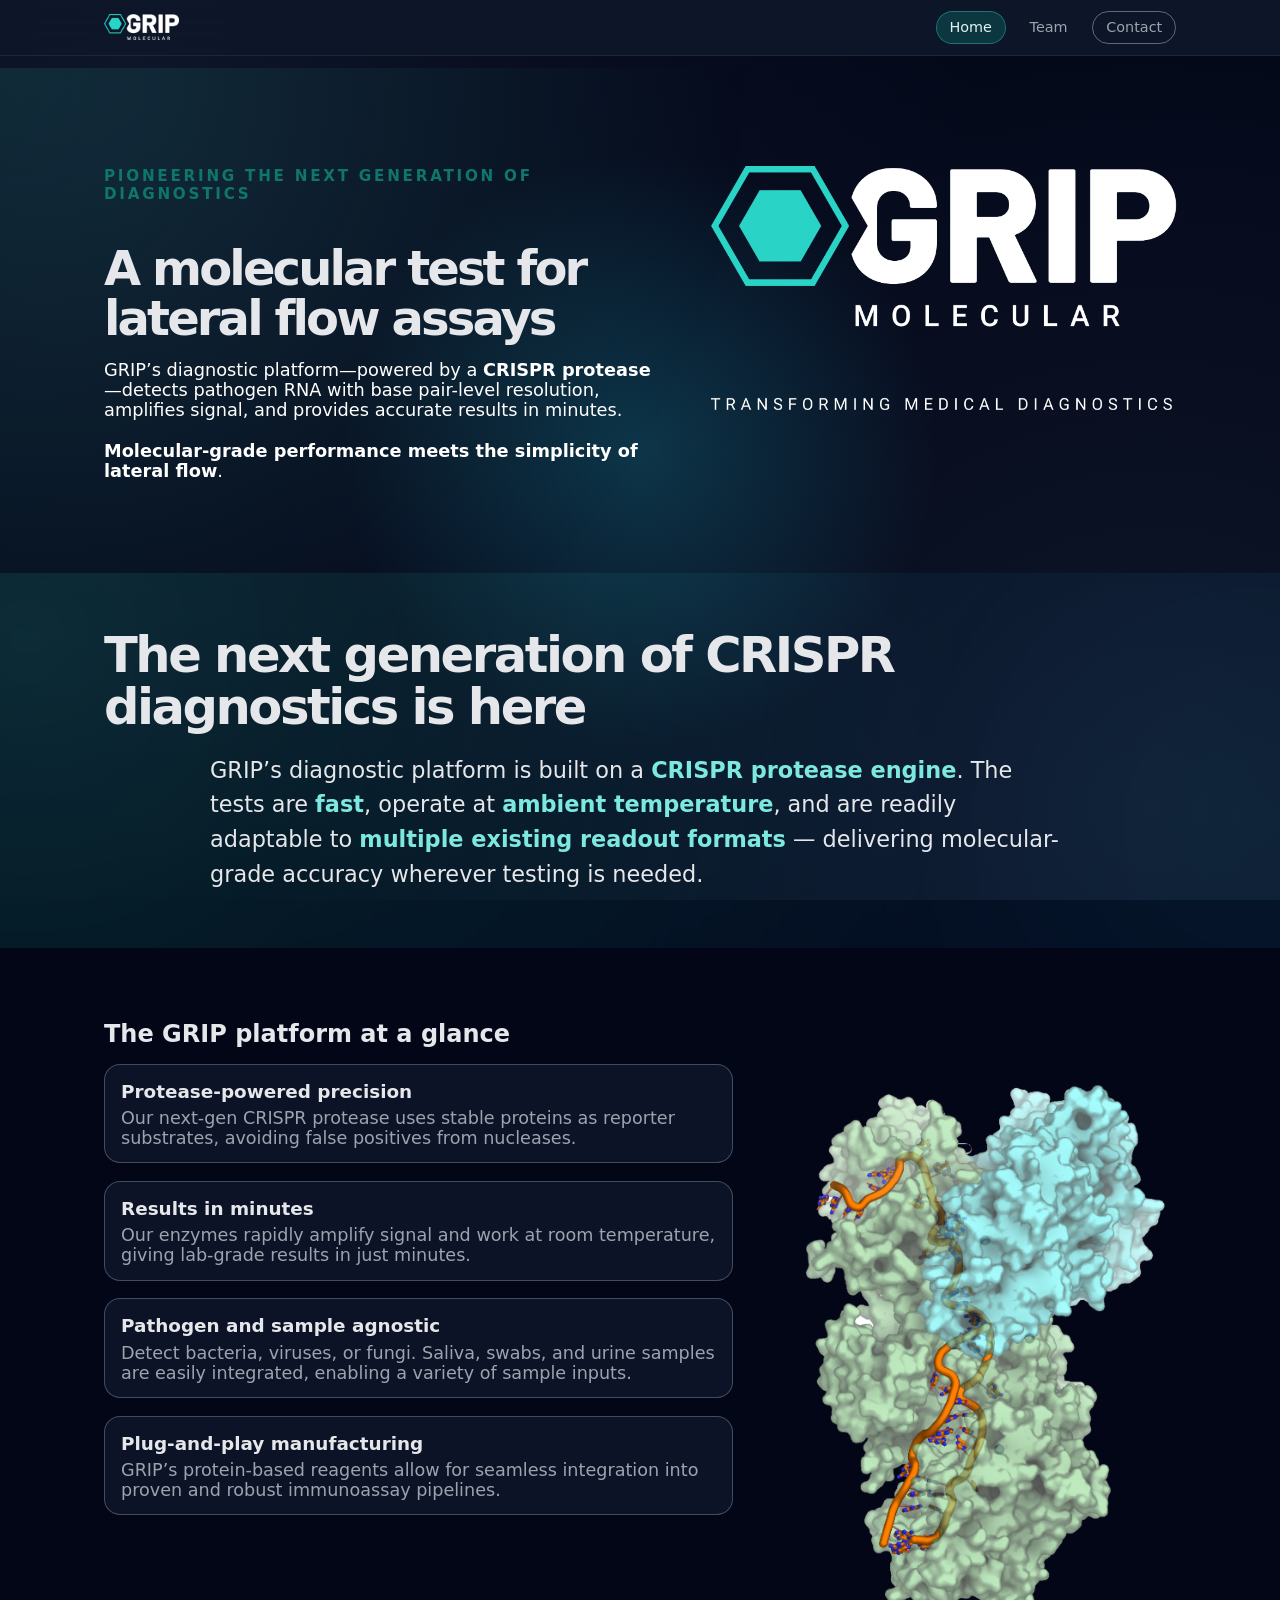
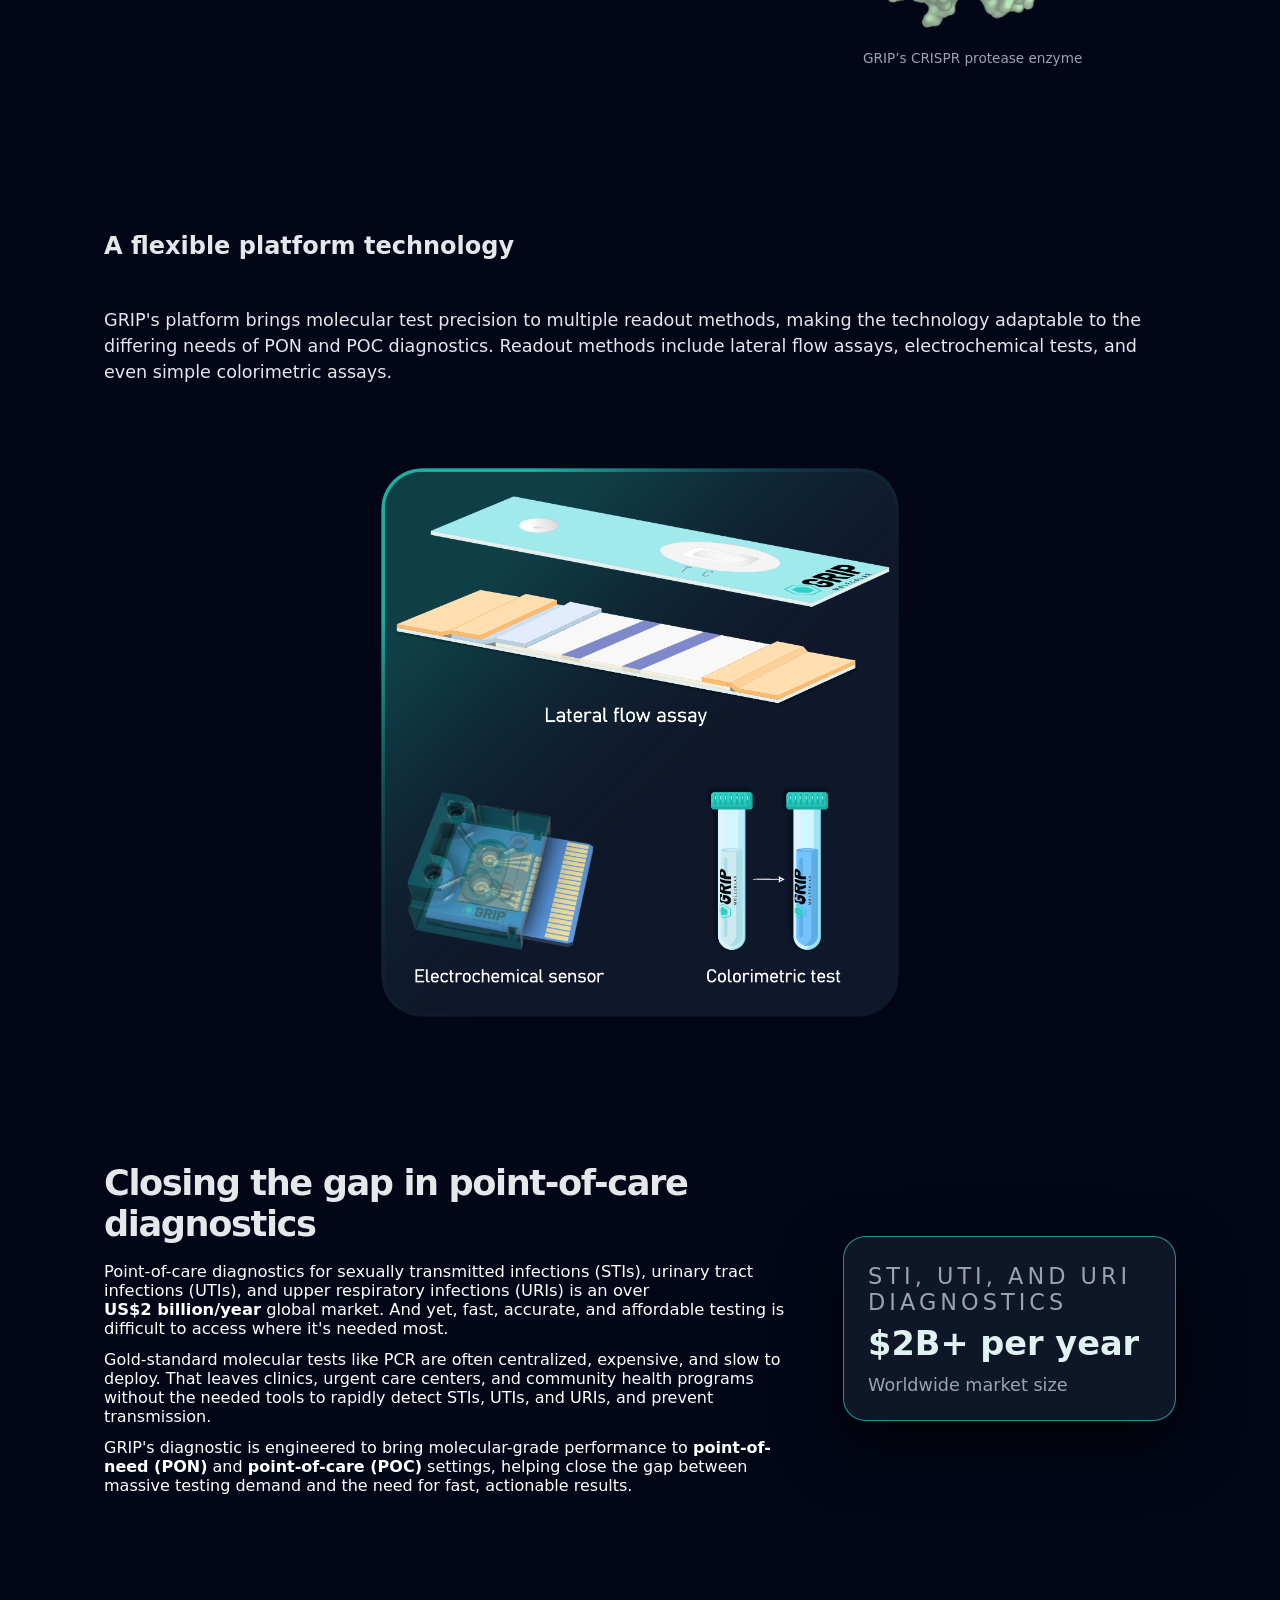
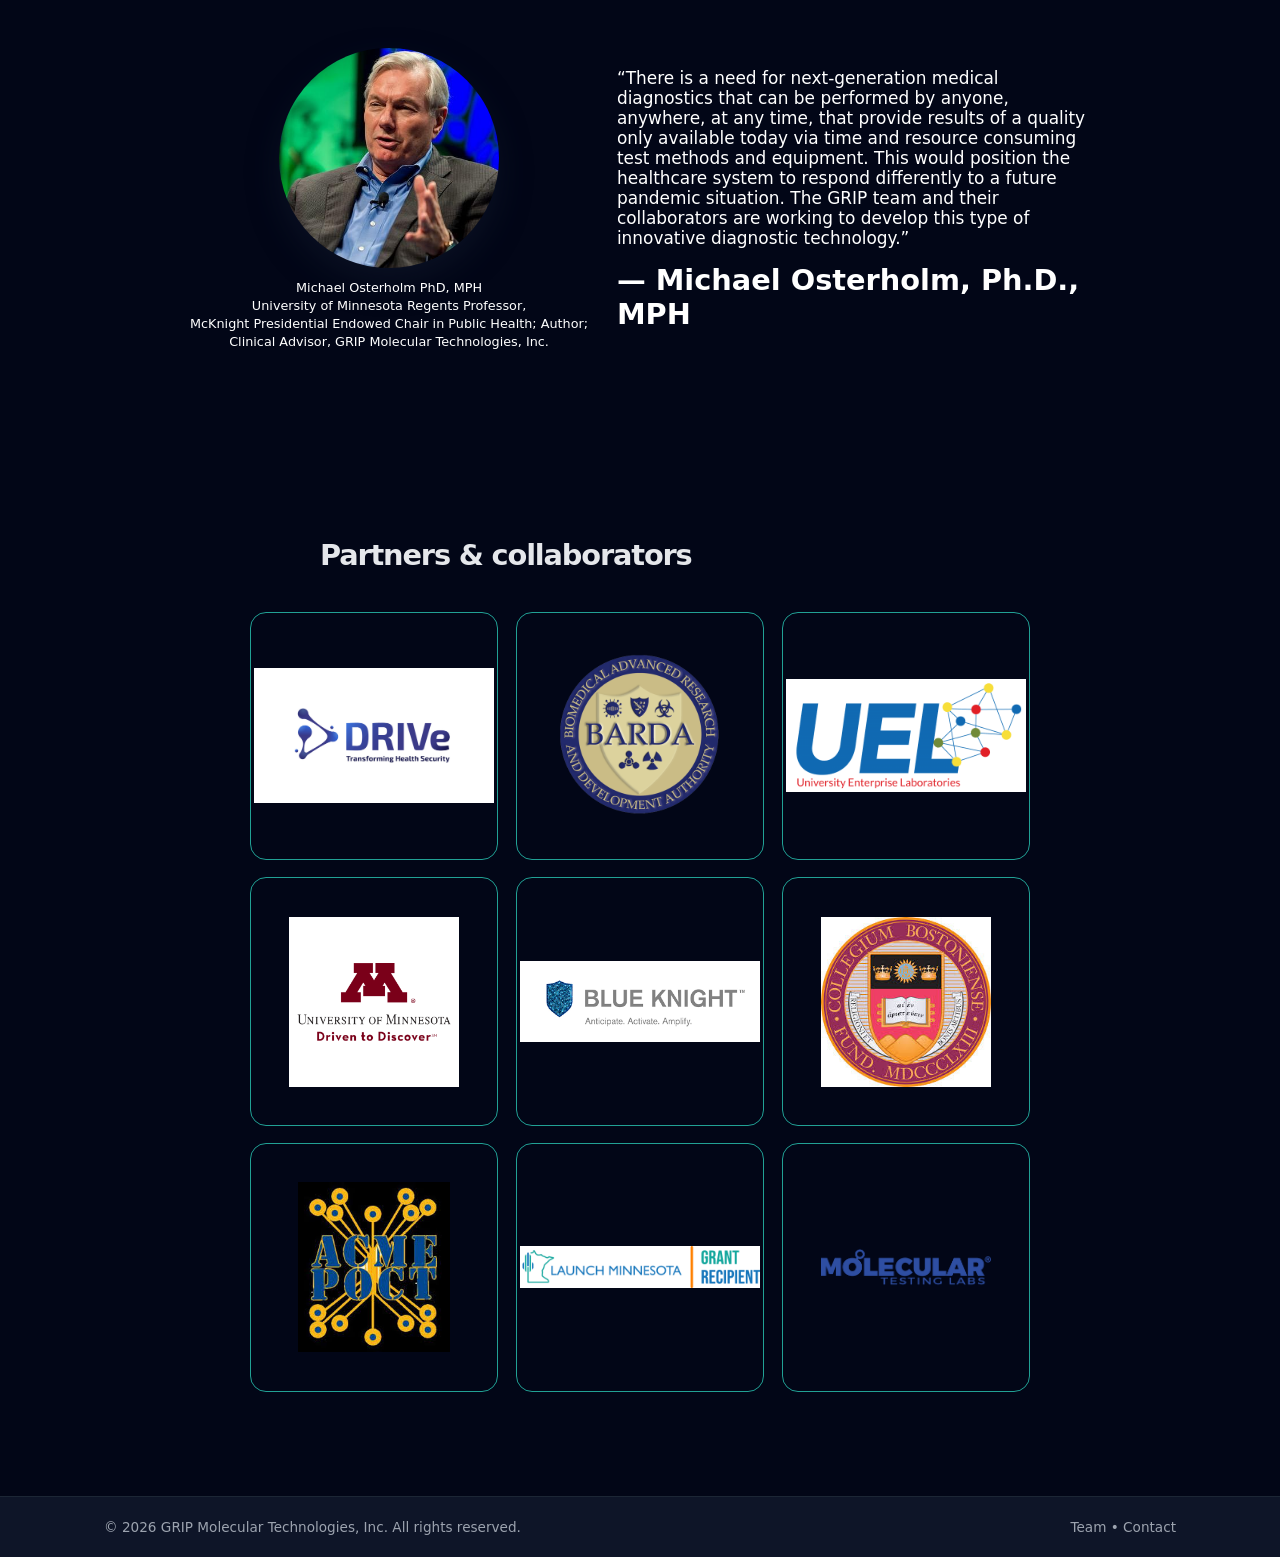
<file: index.html>
<!DOCTYPE html>
<html lang="en">
<head>
  <meta charset="UTF-8" />
  <title>GRIP Molecular Technologies | Molecular test for lateral flow assay readouts</title>
  <meta name="viewport" content="width=device-width, initial-scale=1" />
  <meta name="description" content="GRIP Molecular Technologies is pioneering a molecular test for lateral flow assay readouts with a CRISPR protease-based platform." />
  <link rel="stylesheet" href="styles.css" />
  <link rel="icon" type="image/png" href="assets/favicon-96x96.png" sizes="96x96" />
  <link rel="icon" type="image/svg+xml" href="assets/favicon.svg" />
  <link rel="shortcut icon" href="assets/favicon.ico" />
  <link rel="apple-touch-icon" sizes="180x180" href="assets/apple-touch-icon.png" />
  <meta name="apple-mobile-web-app-title" content="GRIP" />
  <link rel="manifest" href="assets/site.webmanifest" />
</head>
<body>
  <div class="page-background"></div>

  <header class="site-header">
    <div class="container header-inner">
      <a href="index.html" class="brand">
  <img
    src="assets/logo.png"
    alt="GRIP Molecular logo"
    class="brand-logo icon-anim"
  />
  </a>
      <nav class="main-nav">
        <a href="index.html" class="nav-link active">Home</a>
        <a href="team.html" class="nav-link">Team</a>
        <a href="contact.html" class="nav-link nav-cta">Contact</a>
      </nav>
    </div>
  </header>

  <main>
    <!-- HERO SECTION -->
<section class="hero-section snap-section">
  <div class="container hero-inner">
    <div class="hero-copy reveal">
      <p class="eyebrow">Pioneering the next generation of diagnostics</p>
      <h1>A molecular test for lateral flow assays</h1>
      <p class="hero-text">
        GRIP’s diagnostic platform&mdash;powered by a <strong>CRISPR protease</strong>&mdash;detects pathogen RNA with base pair-level resolution, amplifies signal, and provides accurate results in minutes.
      </p>
        <p class="hero-text">
        <strong>Molecular-grade performance meets the simplicity of lateral flow</strong>.
      </p>
      <!-- <p class="hero-text">
        <strong>Our diagnostic delivers molecular-grade performance with the simplicity of lateral flow.</strong>
      </p> -->
    </div>
    <div class="hero-visual reveal">
      <img src="assets/GRIP-hero.png" alt="Molecular test for lateral flow assay readouts"
        class="hero-image icon-anim" />
      <p class="hero-caption">
      </p>
    </div>
  </div>
</section>

<!-- Next-generation CRISPR diagnostics statement -->
<section class="nextgen-section snap-section">
  <div class="container nextgen-inner reveal">
    <h1 class="nextgen-title">
      The next generation of CRISPR diagnostics is here
    </h1>

    <div class="nextgen-card">
  <p class="nextgen-text">
    GRIP’s diagnostic platform is built on a
    <span class="teal-accent">CRISPR protease engine</span>.
    <!-- that detects RNA from pathogens and exponentially amplifies the signal by breaking apart reporter proteins.
  </p>
  <p class="nextgen-text"> -->
    The tests are <span class="teal-accent">fast</span>, operate at
    <span class="teal-accent">ambient temperature</span>, 
    and are
    readily adaptable to
    <span class="teal-accent">multiple existing readout formats</span> —
    delivering molecular-grade accuracy wherever testing is needed.
  </p>
</div>

  </div>
</section>

    
<!-- GRIP platform at a glance (2-column: points + image) -->
<section class="starburst-section">
  <div class="container">
    <header class="starburst-header">
      <h1 class="starburst-title">The GRIP platform at a glance</h1>
    </header>

    <div class="starburst-layout">
      <!-- Left column: points -->
      <div class="starburst-points reveal">
        <article class="starburst-point">
          <h3 class="starburst-point-title">Protease-powered precision</h3>
          <p class="starburst-point-text">
            Our next-gen CRISPR protease uses stable proteins as reporter substrates, avoiding false positives from nucleases.
          </p>
        </article>

        <article class="starburst-point">
          <h3 class="starburst-point-title">Results in minutes</h3>
          <p class="starburst-point-text">
            Our enzymes rapidly amplify signal and work at room temperature, giving lab-grade results in just minutes.
          </p>
        </article>

        <article class="starburst-point">
          <h3 class="starburst-point-title">Pathogen and sample agnostic</h3>
          <p class="starburst-point-text">
            Detect bacteria, viruses, or fungi. Saliva, swabs, and urine samples are easily integrated, enabling a variety of sample inputs.
          </p>
        </article>
        
        <article class="starburst-point">
          <h3 class="starburst-point-title">Plug-and-play manufacturing</h3>
          <p class="starburst-point-text">
            GRIP’s protein-based reagents allow for seamless integration into proven and robust immunoassay pipelines.
          </p>
        </article>
      </div>

      <!-- Right column: image + caption -->
      <div class="starburst-image-wrapper reveal">
        <img
          src="assets/starburst.png"
          alt="3D rendering of GRIP's CRISPR protease enzyme"
          class="starburst-image"
        />
        <p class="starburst-caption">GRIP’s CRISPR protease enzyme</p>
      </div>
    </div>
  </div>
</section>


    <!-- LFA 1-2-3 section -->
<section class="lfa-section snap-section">
  <div class="container lfa-inner reveal">
    <header class="lfa-header">
      <h1>A flexible platform technology</h1>
    </header>
    


        <p class="lfa-text">
          GRIP's platform brings molecular test precision to multiple readout methods, making the technology adaptable to the differing needs of PON and POC diagnostics. Readout methods include lateral flow assays, electrochemical tests, and even simple colorimetric assays.
        </p>
        <div class="lfa-image-wrapper">
          <img
            src="assets/LFA.png"
            alt="Lateral flow assay strip and other readout methods"
            class="lfa-image"
          />
        </div>
      </div>
    </section>


<!-- STD diagnostics unmet need section -->
<section class="std-section snap-section">
  <div class="container std-layout reveal">
    <div class="std-copy">
      <h2>Closing the gap in point-of-care diagnostics</h2>
      <p class="std-lead">
        Point-of-care diagnostics for sexually transmitted infections (STIs), urinary tract infections (UTIs), and upper respiratory infections (URIs) is an over <strong>US$2&nbsp;billion/year</strong> global market.
  And yet, fast, accurate, and affordable testing is difficult to access where it's needed most.
      </p>
      <p>
        Gold-standard molecular tests like PCR are often centralized, expensive, and slow to deploy. That leaves
            clinics, urgent care centers, and community health programs without the needed tools to rapidly detect
            STIs, UTIs, and URIs, and prevent transmission.
      </p>
      <p>
        GRIP's diagnostic is engineered to bring molecular-grade performance to
            <strong>point-of-need (PON)</strong> and <strong>point-of-care (POC)</strong> settings, helping close the
            gap between massive testing demand and the need for fast, actionable results.
      </p>
    </div>


    <aside class="std-stat-card">
      <span class="std-stat-label">STI, UTI, and URI diagnostics</span>
      <span class="std-stat-value">$2B+ per year</span>
      <span class="std-stat-caption">Worldwide market size</span>
    </aside>
  </div>
</section>

    <!-- Osterholm quote section -->
<section class="quote-section">
  <div class="container">
    <div class="quote-inner reveal">
      <div class="quote-photo-col">
        <img
          src="assets/osterholm.jpg"
          alt="Dr. Michael Osterholm"
          class="quote-photo"
        />
        <p class="quote-credentials">
          Michael Osterholm PhD, MPH<br />
          University of Minnesota Regents Professor,<br />
          McKnight Presidential Endowed Chair in Public Health; Author;<br />
          Clinical Advisor, GRIP Molecular Technologies, Inc.
        </p>
      </div>

      <div class="quote-content">
        <p class="quote-text">
          “There is a need for next-generation medical diagnostics that can be performed by anyone, anywhere, at any
          time, that provide results of a quality only available today via time and resource consuming test methods and
          equipment. This would position the healthcare system to respond differently to a future pandemic situation.
          The GRIP team and their collaborators are working to develop this type of innovative diagnostic technology.”
        </p>

        <p class="quote-name">
          &mdash; Michael Osterholm, Ph.D., MPH
        </p>
      </div>
    </div>
  </div>
</section>



    <!-- Partners / collaborators section -->
<section class="partners-section snap-section">
  <div class="container">
    <header class="section-header">
      <h2>Partners & collaborators</h2>
    </header>

    <div class="partners-grid">
      <div class="partner-card">
        <img src="assets/part1.png" alt="Partner 1 logo" />
      </div>
      <div class="partner-card">
        <img src="assets/part2.png" alt="Partner 2 logo" />
      </div>
      <div class="partner-card">
        <img src="assets/part3.png" alt="Partner 3 logo" />
      </div>
      <div class="partner-card">
        <img src="assets/part4.png" alt="Partner 4 logo" />
      </div>
      <div class="partner-card">
        <img src="assets/part5.png" alt="Partner 5 logo" />
      </div>
      <div class="partner-card">
        <img src="assets/part6.png" alt="Partner 6 logo" />
      </div>
      <div class="partner-card">
        <img src="assets/part7.png" alt="Partner 7 logo" />
      </div>
      <div class="partner-card">
        <img src="assets/part8.png" alt="Partner 8 logo" />
      </div>
      <div class="partner-card">
        <img src="assets/part9.png" alt="Partner 9 logo" />
      </div>
    </div>
  </div>
</section>

  </main>

  <footer class="site-footer">
    <div class="container footer-inner">
      <span>© <span id="year"></span> GRIP Molecular Technologies, Inc. All rights reserved.</span>
      <span class="footer-links">
      <a href="team.html">Team</a>
        <span>•</span>
        <a href="contact.html">Contact</a>
      </span>
    </div>
  </footer>

  <script src="script.js"></script>
</body>
</html>
</file>
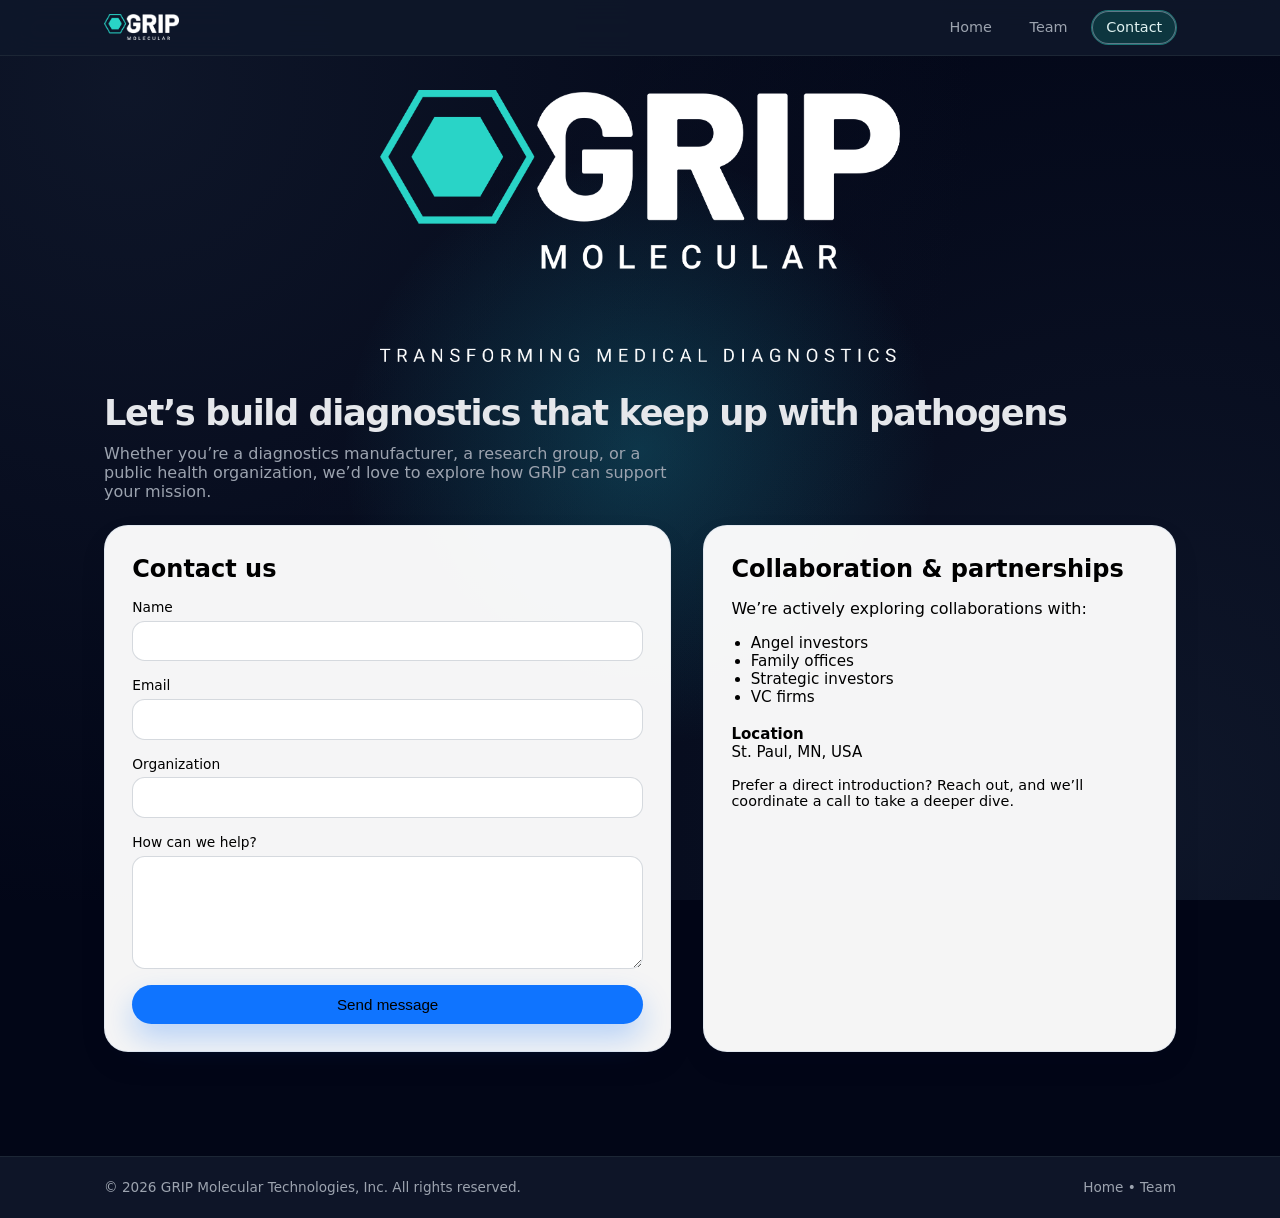
<file: contact.html>
<!DOCTYPE html>
<html lang="en">
<head>
  <meta charset="UTF-8" />
  <title>Contact | GRIP Molecular Technologies</title>
  <meta name="viewport" content="width=device-width, initial-scale=1" />
  <meta name="description" content="Get in touch with GRIP Molecular Technologies about partnerships, collaborations, and technology inquiries." />
  <link rel="stylesheet" href="styles.css" />
  <link rel="icon" type="image/png" href="assets/favicon-96x96.png" sizes="96x96" />
  <link rel="icon" type="image/svg+xml" href="assets/favicon.svg" />
  <link rel="shortcut icon" href="assets/favicon.ico" />
  <link rel="apple-touch-icon" sizes="180x180" href="assets/apple-touch-icon.png" />
  <meta name="apple-mobile-web-app-title" content="GRIP" />
  <link rel="manifest" href="assets/site.webmanifest" />
</head>
<body>
  <div class="page-background"></div>

  <header class="site-header">
    <div class="container header-inner">
      <a href="index.html" class="brand">
  <img
    src="assets/logo.png"
    alt="GRIP Molecular logo"
    class="brand-logo icon-anim"
  />
</a>
      <nav class="main-nav">
        <a href="index.html" class="nav-link">Home</a>
       	<a href="team.html" class="nav-link">Team</a>
        <a href="contact.html" class="nav-link nav-cta active">Contact</a>
      </nav>
    </div>
  </header>

  <main class="contact-main">
  <section class="page-hero">
  <div class="container page-hero-inner contact-hero reveal">
    <img
      src="assets/GRIP-hero.png"
      alt="GRIP Molecular diagnostic platform"
      class="contact-hero-image icon-anim"
    />

    <div class="contact-hero-text">
      <h1>Let’s build diagnostics that keep up with pathogens</h1>
      <p>
        Whether you’re a diagnostics manufacturer, a research group, or a public health organization,
        we’d love to explore how GRIP can support your mission.
      </p>
    </div>
  </div>
</section>

    <section class="contact-section">
      <div class="container contact-grid">
        <div class="contact-card reveal">
          <h2 class="contact-heading">Contact us</h2>
          <!-- If you use a service like Formspree, update the action attribute below -->
          <form id="contactForm" class="contact-form" method="POST" action="https://formspree.io/f/mgoloakd">
            <div class="form-row">
              <label for="name">Name</label>
              <input id="name" name="name" type="text" required />
            </div>

            <div class="form-row">
              <label for="email">Email</label>
              <input id="email" name="email" type="email" required />
            </div>

            <div class="form-row">
              <label for="organization">Organization</label>
              <input id="organization" name="organization" type="text" />
            </div>

            <div class="form-row">
              <label for="message">How can we help?</label>
              <textarea id="message" name="message" rows="5" required></textarea>
            </div>

            <button type="submit" class="button primary full-width">Send message</button>
          </form>
          <div id="contactSuccess" class="contact-success" hidden>
            <h3>Message sent</h3>
            <p>Your message was submitted — we’ll get back to you soon.</p>
          </div>
          <div id="contactError" class="contact-error" hidden>
            <p>Something went wrong. Please try again, or email us directly.</p>
          </div>
        </div>
        <aside class="contact-info reveal">
          <h2 class="contact-heading">Collaboration & partnerships</h2>
          <p>
            We’re actively exploring collaborations with:
          </p>
          <ul class="contact-list">
            <li>Angel investors</li>
            <li>Family offices</li>
            <li>Strategic investors</li>
            <li>VC firms</li>
          </ul>

          <div class="contact-details">
            <!-- Replace with your real contact details -->
            <p><strong>Location</strong><br />St. Paul, MN, USA</p>
          </div>

          <p class="contact-note">
            Prefer a direct introduction? Reach out, and we’ll coordinate a call to take a deeper dive.
          </p>
        </aside>
      </div>
    </section>
  </main>

  <footer class="site-footer">
    <div class="container footer-inner">
      <span>© <span id="year"></span> GRIP Molecular Technologies, Inc. All rights reserved.</span>
      <span class="footer-links">
        <a href="index.html">Home</a>
        <span>•</span>
        <a href="team.html">Team</a>
      </span>
    </div>
  </footer>

  <script src="script.js"></script>
</body>
</html>
</file>
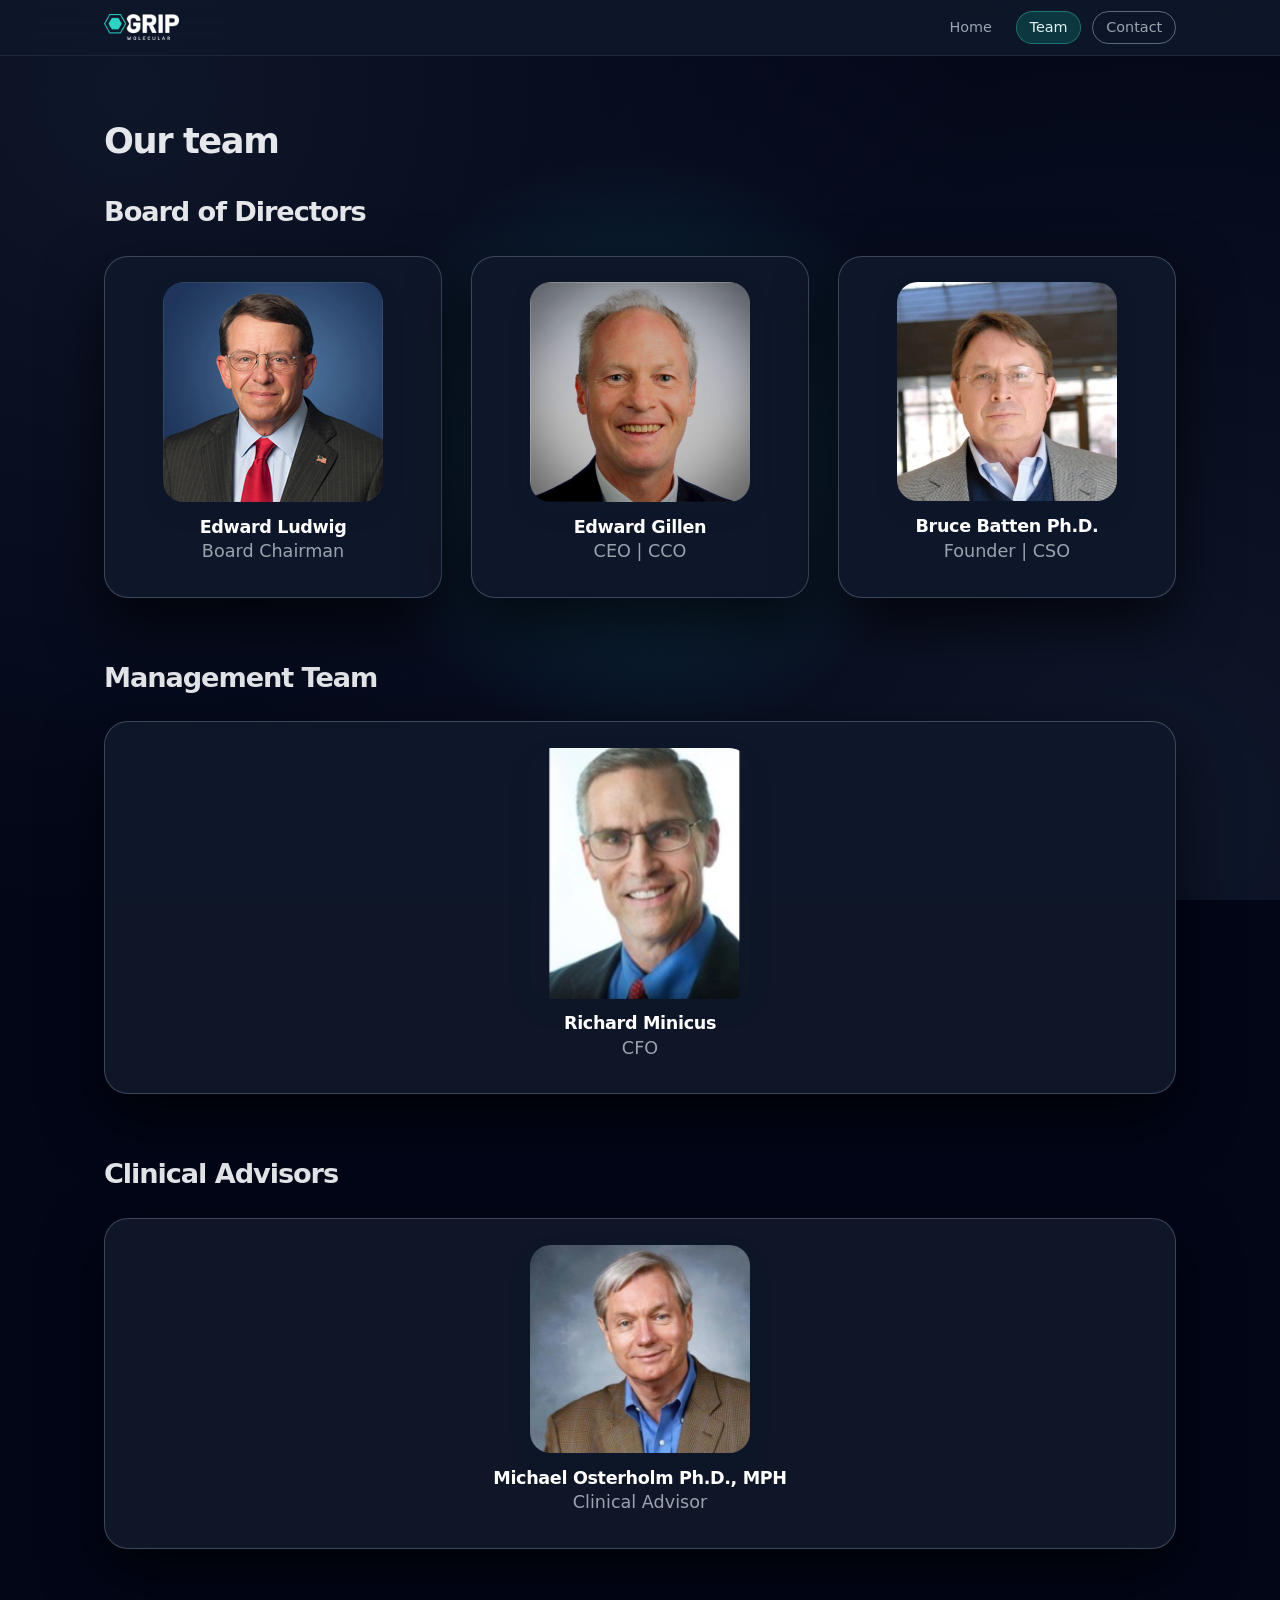
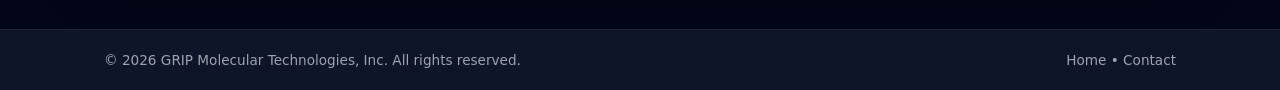
<file: team.html>
<!DOCTYPE html>
<html lang="en">
<head>
  <meta charset="UTF-8" />
  <title>Team | GRIP Molecular Technologies, Inc.</title>
  <meta name="viewport" content="width=device-width, initial-scale=1" />
  <meta name="description" content="Meet the board, management team, and clinical advisors guiding GRIP Molecular Technologies, Inc." />
  <link rel="stylesheet" href="styles.css" />
  <link rel="icon" type="image/png" href="assets/favicon-96x96.png" sizes="96x96" />
  <link rel="icon" type="image/svg+xml" href="assets/favicon.svg" />
  <link rel="shortcut icon" href="assets/favicon.ico" />
  <link rel="apple-touch-icon" sizes="180x180" href="assets/apple-touch-icon.png" />
  <meta name="apple-mobile-web-app-title" content="GRIP" />
  <link rel="manifest" href="assets/site.webmanifest" />
</head>
<body>
  <div class="page-background"></div>

  <header class="site-header">
    <div class="container header-inner">
      <a href="index.html" class="brand">
        <img
          src="assets/logo.png"
          alt="GRIP Molecular logo"
          class="brand-logo icon-anim"
        />
      </a>
      <nav class="main-nav">
        <a href="index.html" class="nav-link">Home</a>
        <a href="team.html" class="nav-link active">Team</a>
        <a href="contact.html" class="nav-link nav-cta">Contact</a>
      </nav>
    </div>
  </header>

  <main class="team-main">
    <!-- Page hero -->
    <section class="page-hero">
      <div class="container page-hero-inner reveal">
        <h1>Our team</h1>
        <p>
        </p>
      </div>
    </section>

    <!-- Board of Directors -->
    <section class="team-section">
      <div class="container">
        <h2 class="team-section-title">Board of Directors</h2>

        <div class="team-grid board-grid">
          <!-- Board member 1 -->
          <article class="team-card reveal">
            <img
              src="assets/board1.png"
              alt="Board member 1"
              class="team-photo"
            />
            <h3 class="team-name">Edward Ludwig</h3>
            <p class="team-title">Board Chairman</p>
            <p class="team-experience">
              45+ years of senior executive medical industry 
              leadership experience including Chairman, 
              President and CEO of Becton, Dickinson and Company. 
              Numerous Board roles, including: Boston Scientific, 
              CVS, Aetna, AdvaMed (Chairman), Johns Hopkins Michael 
              Bloomberg School of Public Health, Hackensack University 
              Medical Center, College of Holy Cross, Columbia Business 
              School, The Center for Higher Ambition Leadership. 
              MBA Columbia University.
            </p>
          </article>

          <!-- Board member 2 -->
          <article class="team-card reveal">
            <img
              src="assets/board2.png"
              alt="Board member 2"
              class="team-photo"
            />
            <h3 class="team-name">Edward Gillen</h3>
            <p class="team-title">CEO | CCO</p>
            <p class="team-experience">
              30+ years of medical device and point-of-care 
              diagnostics experience. Ed enjoyed a 23-year career at Becton Dickinson (BD) in 
              global leadership roles including WW Senior Director of Strategy & 
              Business Development &mdash; Diabetes Care, Global VP/GM &mdash; Surgical and 
              Anesthesia Systems ($200M P&L), and Global Business Leader &mdash; Vaccine Delivery. 
              Most recently, Ed served as CEO of the start-up Medality Medical. MBA Penn State University.
            </p>
          </article>

          <!-- Board member 3 -->
          <article class="team-card reveal">
            <img
              src="assets/board3.png"
              alt="Board member 3"
              class="team-photo"
            />
            <h3 class="team-name">Bruce Batten Ph.D.</h3>
            <p class="team-title">Founder | CSO</p>
            <p class="team-experience">
              30+ years of general management experience at 
              BioRad, Thermo Instruments, CyberOptics, and Advantek. Bruce has 
              served at the C-level in four technology startups, founding two 
              before launching GRIP. He holds a Ph.D. in Anatomy & Cell Biology
              from the Medical College of Virginia, completed his postdoc 
              at Harvard Medical School, and served on the faculty at Harvard, 
              Tufts, and Ohio State medical schools. Bruce later ran the 
              MBA Program at Augsburg University.
            </p>
          </article>
        </div>
      </div>
    </section>

    <!-- Management Team -->
    <section class="team-section">
      <div class="container">
        <h2 class="team-section-title">Management Team</h2>

        <div class="team-grid single-grid">
          <article class="team-card reveal">
            <img
              src="assets/management1.png"
              alt="Management team member"
              class="team-photo"
            />
            <h3 class="team-name">Richard Minicus</h3>
            <p class="team-title">CFO</p>
            <p class="team-experience">
              30+ years of experience in M&A, venture capital, and capital markets. 
              Rich spent 21 years in medical technology business development at Becton Dickinson (BD) and Pfizer, 
              and 9 years in commercial and investment banking at Merrill Lynch Capital Markets and JP Morgan. 
              Rich also invested in emerging medical technology and life science companies through BD Ventures and Merrill Lynch Venture Capital. 
              MBA from Harvard Business School, MS in Biology from Fairleigh Dickinson University.
            </p>
          </article>
        </div>
      </div>
    </section>

    <!-- Clinical Advisors -->
    <section class="team-section">
      <div class="container">
        <h2 class="team-section-title">Clinical Advisors</h2>

        <div class="team-grid single-grid">
          <article class="team-card reveal">
            <img
              src="assets/advisor1.png"
              alt="Clinical advisor"
              class="team-photo"
            />
            <h3 class="team-name">Michael Osterholm Ph.D., MPH</h3>
            <p class="team-title">Clinical Advisor</p>
            <p class="team-experience">
              Michael Osterholm is a Regents Professor and McKnight Presidential Endowed Chair in 
              Public Health at the University of Minnesota, where he directs the Center for 
              Infectious Disease Research and Policy (CIDRAP) and serves as Distinguished 
              Teaching Professor in the Division of Environmental Health Sciences and other departments. 
              He served as Science Envoy for Health Security for the U.S. Department of State (2018-2019) 
              and sits on numerous global advisory boards on biosecurity, health research, and pandemics.
            </p>
          </article>
        </div>
      </div>
    </section>
  </main>

  <footer class="site-footer">
    <div class="container footer-inner">
      <span>© <span id="year"></span> GRIP Molecular Technologies, Inc. All rights reserved.</span>
      <span class="footer-links">
        <a href="index.html">Home</a>
                <span>•</span>
        <a href="contact.html">Contact</a>
      </span>
    </div>
  </footer>

  <script src="script.js"></script>
</body>
</html>
</file>
<file: styles.css>
/* Base layout */

*,
*::before,
*::after {
  box-sizing: border-box;
}

:root {
  --bg-x: 50%;
  --bg-y: 50%;

  /* Teal-driven accent (match your logo) */
  --accent: #0f766e;
  --accent-soft: rgba(15, 118, 110, 0.24);

  /* Dark mode text + surfaces */
  --text-main: #e5e7eb;
  --text-muted: #9ca3af;
  --border-soft: rgba(148, 163, 184, 0.35);
  --surface: rgba(15, 23, 42, 0.96);  /* main card surface */

  --radius-lg: 1.5rem;

  /* Deeper shadow for dark bg */
  --shadow-soft: 0 24px 60px rgba(0, 0, 0, 0.7);

  --max-width: 1120px;
  --page-padding: 1.5rem;
  --section-padding-y: 4.5rem;
  --font-sans: system-ui, -apple-system, BlinkMacSystemFont, "Segoe UI", sans-serif;
}

html,
body {
  margin: 0;
  padding: 0;
}

body {
  font-family: var(--font-sans);
  color: var(--text-main);
  min-height: 100vh;
  position: relative;
  background-color: #020617; /* dark slate */
}

/* Subtle animated white background texture */

.page-background {
  position: fixed;
  inset: 0;
  z-index: -1;
  background:
    /* cursor-following teal glow */
    radial-gradient(
      circle at var(--bg-x) var(--bg-y),
      rgba(34, 211, 238, 0.20),
      transparent 38%
    ),
    /* subtle static dark textures */
    radial-gradient(circle at 10% 10%, rgba(15, 23, 42, 0.95), transparent 60%),
    radial-gradient(circle at 90% 90%, rgba(15, 23, 42, 0.98), transparent 65%),
    #020617;
  background-attachment: fixed;
  transition: background-position 0.1s linear;
  pointer-events: none;
}


/* Soft teal cursor-following spheres */


/* Containers & sections */

.container {
  width: 100%;
  max-width: var(--max-width);
  margin: 0 auto;
  padding-inline: var(--page-padding);
}

main {
  padding-top: 4.25rem;
}

section {
  padding-block: var(--section-padding-y);
}

.section-header {
  text-align: left;
  max-width: 640px;
  margin: 0 auto 2.5rem;
}

/* Override for LFA section only */
.lfa-section .section-header {
  text-align: left !important;
}

.section-header h2 {
  text-align: left;
  font-size: 1.8rem;
  margin-bottom: 0.15rem;
  letter-spacing: -0.04em;
}

.section-header p {
  margin: 0;
  color: #cbd5f5; /* a bit brighter on dark */
}


/* Header / nav */

.site-header {
  position: fixed;
  top: 0;
  inset-inline: 0;
  z-index: 50;
  backdrop-filter: blur(16px);
  background: rgba(15, 23, 42, 0.92);
  border-bottom: 1px solid rgba(31, 41, 55, 0.9);
}

.header-inner {
  display: flex;
  align-items: center;
  justify-content: space-between;
  padding-block: 0.7rem;
  gap: 1.5rem;
}

.brand {
  display: flex;
  align-items: center;
  gap: 0.75rem;
  text-decoration: none;
  color: inherit;
}

.brand-logo {
  height: 26px;
  width: auto;
  display: block;
}

.main-nav {
  display: flex;
  align-items: center;
  gap: 0.75rem;
}

.nav-link {
  text-decoration: none;
  font-size: 0.9rem;
  color: var(--text-muted);
  padding: 0.45rem 0.8rem;
  border-radius: 999px;
  transition: background 180ms ease-out, color 180ms ease-out,
    box-shadow 180ms ease-out, transform 180ms ease-out;
}

/* Dark surface cards / panels */

.quote-inner,
.science-card,
.science-step,
.contact-card,
.contact-info,
.team-card,
.partner-card {
  background: var(--surface);
  border-radius: var(--radius-lg);
  border: 1px solid var(--border-soft);
  box-shadow: var(--shadow-soft);
}

.contact-success, .contact-error {
  margin-top: 1rem;
  padding: 1.2rem 1.2rem;
  border-radius: 1rem;
  border: none;
  background: #e5e7eb;
}

.contact-success h3 {
  margin: 0 0 0.4rem;
  color: var(--text-main);
}

.contact-success p,
.contact-error p {
  margin: 0;
  color: var(--text-muted);
}


/* Partner tiles are a bit flatter */
.partner-card {
  box-shadow: 0 16px 40px rgba(0, 0, 0, 0.6);
}

/* Steps use dashed border but on dark */
.science-step {
  border-style: dashed;
  border-color: rgba(148, 163, 184, 0.7);
}

/* General text colors on dark */
p {
  color: var(--text-muted);
}

h1, h2, h3, h4 {
  color: var(--text-main);
}

.nav-link:hover {
  background: rgba(15, 23, 42, 0.9);
  color: #f9fafb;
  transform: translateY(-1px);
}

.nav-link.active {
  background: rgba(15, 118, 110, 0.35);
  color: #e0f2f1;
  box-shadow: 0 0 0 1px rgba(45, 212, 191, 0.5);
}

.nav-cta {
  border: 1px solid rgba(148, 163, 184, 0.6);
}

/* Buttons */

.button {
  display: inline-flex;
  align-items: center;
  justify-content: center;
  border-radius: 999px;
  padding: 0.7rem 1.4rem;
  font-size: 0.95rem;
  font-weight: 500;
  text-decoration: none;
  border: none;
  cursor: pointer;
  transition: background var(--transition-med), color var(--transition-med),
    box-shadow var(--transition-med), transform var(--transition-med);
}

.button.primary {
  background: #0f74ff;
  color: #ffffff;
  box-shadow: 0 14px 30px rgba(15, 116, 255, 0.27);
}

.button.primary:hover {
  transform: translateY(-1px);
  box-shadow: 0 16px 35px rgba(15, 116, 255, 0.3);
}

.button.ghost {
  background: rgba(255, 255, 255, 0.8);
  color: var(--text-main);
  border: 1px solid rgba(148, 163, 184, 0.5);
}

.button.ghost:hover {
  background: #ffffff;
  box-shadow: 0 12px 25px rgba(15, 23, 42, 0.12);
}

.button.full-width {
  width: 100%;
}

/* Hero (home) */

.hero-section {
  padding-top: 5.25rem;
  padding-bottom: 4.5rem;
  background: radial-gradient(circle at 0% 0%, rgba(45, 212, 191, 0.12), transparent 55%);
}

.hero-inner {
  display: grid;
  grid-template-columns: minmax(0, 3fr) minmax(0, 2.5fr);
  gap: 3rem;
  align-items: center;
}

.hero-text,
.hero-caption {
  color: var(--text-muted);
}


.eyebrow {
  text-transform: uppercase;
  letter-spacing: 0.18em;
  font-size: 0.95rem;
  color: var(--accent);
  font-weight: 800;
  margin-bottom: 0.75rem;
}

.hero-copy h1 {
  font-size: clamp(2.3rem, 3vw + 1rem, 3rem);
  line-height: 1.05;
  letter-spacing: -0.06em;
  margin-bottom: 1rem;
}

.hero-text {
  max-width: 38rem;
  margin: 0 0 1.3rem;
  font-size: 1.11rem;
  color: #ffffff;
  font-family: "Bahnschrift", system-ui, -apple-system, "Segoe UI", sans-serif;
  font-weight: 300;  /* normal weight; try 300 if you want it even lighter */
}


.hero-actions {
  display: flex;
  flex-wrap: wrap;
  gap: 0.8rem;
}

.hero-visual {
  display: flex;
  flex-direction: column;
  align-items: center;
  gap: 1rem;
}

/* Placeholder hero "orbit" visual */

.hero-orbit {
  position: relative;
  width: 260px;
  height: 260px;
  border-radius: 999px;
  background: radial-gradient(circle at 30% 20%, rgba(255, 255, 255, 0.75), #dbeafe);
  box-shadow: var(--shadow-soft);
  overflow: hidden;
}

.hero-core {
  position: absolute;
  inset: 50%;
  transform: translate(-50%, -50%);
  width: 120px;
  height: 120px;
  border-radius: 999px;
  background: radial-gradient(circle at 30% 20%, #ffffff, #bfdbfe);
  display: grid;
  place-items: center;
  text-align: center;
  padding: 0.5rem;
  font-size: 0.9rem;
  font-weight: 600;
  color: #0f172a;
  box-shadow: 0 10px 25px rgba(15, 23, 42, 0.24);
}

.hero-orbit-ring,
.hero-orbit-ring.second {
  position: absolute;
  inset: 16%;
  border-radius: 999px;
  border: 1px dashed rgba(148, 163, 184, 0.7);
}

.hero-orbit-ring.second {
  inset: 8%;
  border-style: solid;
  border-color: rgba(96, 165, 250, 0.7);
}

.hero-orbit-glow {
  position: absolute;
  inset: 0;
  background: radial-gradient(circle at 15% 10%, rgba(56, 189, 248, 0.25), transparent 55%);
  mix-blend-mode: soft-light;
}

.hero-caption {
  color: var(--text-muted);
  font-size: 1.9rem;
  text-align: center;
  max-width: 260px;
}

/* GRIP platform at a glance / starburst section (2-column layout) */

.starburst-section {
  padding-block: var(--section-padding-y);
}

.starburst-header {
  margin-bottom: 1.8rem;
  text-align: left;
}

/* 2 columns on desktop: left = points, right = image */
.starburst-layout {
  display: grid;
  grid-template-columns: minmax(0, 1.7fr) minmax(0, 1.1fr);
  gap: 2.3rem;
  align-items: flex-start;
}

/* Left column: stack all 6 cards */

.starburst-points {
  display: flex;
  flex-direction: column;
  gap: 1.1rem;
}

/* Individual point cards */

.starburst-point {
  padding: 1rem 1rem 0.9rem;
  border-radius: 1rem;
  border: 1px solid rgba(148, 163, 184, 0.4);
  background: rgba(15, 23, 42, 0.85);
  transition:
    transform 200ms ease-out,
    border-color 200ms ease-out,
    box-shadow 200ms ease-out;
}

.starburst-point-title {
  margin: 0 0 0.4rem;
  font-size: 1.15rem;  /* was 1rem; bump up as you like (1.2 also works) */
  font-weight: 600;
  font-family: "Bahnschrift", system-ui, -apple-system, "Segoe UI", sans-serif;
}


.starburst-point-text {
  margin: 0;
  font-size: 1.1rem;
  color: var(--text-muted);
  font-family: "Bahnschrift", system-ui, -apple-system, "Segoe UI", sans-serif;
  font-weight: 400;
}


/* Hover: tiny zoom + teal outline */

.starburst-point:hover {
  transform: translateY(-2px) scale(1.07);
  border-color: rgba(45, 212, 191, 0.85); /* teal outline on hover */
  box-shadow: 0 18px 45px rgba(0, 0, 0, 0.55);
}

/* Right column: image */

.starburst-image-wrapper {
  display: flex;
  flex-direction: column;   /* key: stack caption under image */
  align-items: center;      /* centers caption + image */
  justify-content: flex-start;
  gap: 0.55rem;
}

.starburst-image {
  width: 100%;
  max-width: 580px;      /* adjust up/down to taste */
  height: auto;
  display: block;
  border-radius: 0.25rem;
  background: transparent;
  box-shadow: none;
  transition: transform 220ms ease-out;
  transform-origin: center center;
}

/* Keep tiny hover zoom on image as well (optional) */
.starburst-image-wrapper:hover .starburst-image {
  transform: scale(1.12);
}

.starburst-caption {
  margin: 0;
  font-size: 0.85rem;
  line-height: 1.4;
  text-align: center;
  color: var(--text-muted);
  font-family: "Bahnschrift", system-ui, -apple-system, "Segoe UI", sans-serif;
  max-width: 28rem;         /* prevents super-wide caption lines */
}

/* Mobile: stack image and points vertically */

@media (max-width: 900px) {
  .starburst-layout {
    grid-template-columns: 1fr;
    gap: 1.6rem;
  }

  /* Force image ABOVE points on narrow screens */
  .starburst-image-wrapper {
    grid-column: 1;
    grid-row: 1;
  }

  .starburst-points {
    grid-column: 1;
    grid-row: 2;
  }

  .starburst-image {
    max-width: 320px;
  }
}


/* Next-generation CRISPR diagnostics section */

.nextgen-section {
  padding-top: 3.5rem;
  padding-bottom: 3.5rem;
}

.nextgen-inner {
  /* REMOVE max-width entirely */
}

.nextgen-title {
  font-size: clamp(2.35rem, 3.1vw + 0.9rem, 3.1rem);
  line-height: 1.05;
  letter-spacing: -0.05em;
  margin: 0 0 1.2rem;
  color: var(--text-main);
  font-family: "Bahnschrift", system-ui, -apple-system, "Segoe UI", sans-serif;
  font-weight: 700;
}

.nextgen-text {
  max-width: 860px;          /* wider than default body text */
  margin: 0 auto;            /* centers the block */
  text-align: left;        /* centers the text itself */

  font-size: 1.4rem;         /* slightly larger than normal paragraphs */
  line-height: 1.55;
  color: var(--text-main);
  font-family: "Bahnschrift", system-ui, -apple-system, "Segoe UI", sans-serif;
  font-weight: 400;
}

.nextgen-text strong {
  font-weight: 600;
  color: #e0f2f1;
}

.nextgen-section{
  position: relative;
  overflow: hidden;
}

.nextgen-section::before{
  content:"";
  position:absolute;
  inset:-30%;
  background:
    radial-gradient(circle at 20% 30%, rgba(45,212,191,0.18), transparent 55%),
    radial-gradient(circle at 80% 60%, rgba(56,189,248,0.10), transparent 58%);
  pointer-events:none;
  filter: blur(2px);
  opacity: 0.9;
}

.nextgen-inner{
  position: relative;
  z-index: 1;
}

/* LFA 1-2-3 section (homepage) */

.lfa-section {
  padding-block: var(--section-padding-y);
}

.lfa-inner {
  display: flex;
  flex-direction: column;
  align-items: stretch;
  gap: 1.1rem;
}

/* Heading left-aligned */
.lfa-section .section-header {
  text-align: left;
}

/* LFA text paragraph (3 lines, larger than normal body text) */

.lfa-text {
  max-width: 100%;      /* or keep your preferred width */
  margin: 0 0 4rem;    /* 👈 no auto centering – block is left aligned */
  font-size: 1.1rem;
  font-family: "Bahnschrift", system-ui, -apple-system, "Segoe UI", sans-serif;
  color: var(--text-main);
  text-align: left;      /* text itself left aligned */
  line-height: 1.5;
}



.lfa-list li + li {
  margin-top: 0.45rem;
}

/* Center the LFA image, make it a good medium-large size */

.lfa-image-wrapper {
  display: flex;
  justify-content: center;
  width: 100%;
}

.lfa-image {
  width: 80%;
  max-width: 480px;      /* look below for actual code controlling this image size - changing this will not work*/
  height: auto;
  display: block;
  border-radius: 0.75rem;
  background: transparent;
  box-shadow: none;
  transition: transform 220ms ease-out;
  transform-origin: center center;
}

/* Optional tiny zoom on hover */
.lfa-image-wrapper:hover .lfa-image {
  transform: scale(1.05);
}




/* Mobile: stack text and stat card vertically */

@media (max-width: 900px) {
  .std-layout {
    grid-template-columns: minmax(0, 1fr);
    gap: 1.6rem;
  }

  .std-stat-card {
    max-width: 320px;
    margin-inline: auto;
  }
}


/* Quote section */

.quote-section {
  padding-top: 3rem;
  padding-bottom: 3.5rem;
}

.quote-inner {
  /* remove card look */
  background: transparent;
  border-radius: 0;
  border: none;
  box-shadow: none;

  /* keep layout */
  padding: 2.1rem 0 2.2rem;
  max-width: 900px;
  margin: 0 auto;
  display: flex;
  flex-wrap: wrap;
  gap: 1.8rem;
  align-items: flex-start;
}


.quote-photo-block {
  flex: 0 0 180px;
  display: flex;
  flex-direction: column;
  align-items: center;
  text-align: center;
}

.quote-photo {
  width: 200px;
  height: 200px;
  border-radius: 999px;
  object-fit: cover;
  box-shadow: 0 14px 30px rgba(15, 23, 42, 0.18);
  margin-bottom: 0.7rem;
}

.quote-text {
  font-size: 1.02rem;
  margin: 0 0 0.9rem;
  color: #ffffff;
  font-family: "Bahnschrift", system-ui, -apple-system, "Segoe UI", sans-serif;
  font-weight: 300;  /* use 300 if you want it even lighter */
}

.quote-content {
  flex: 1 1 260px;
  position: relative;
}

.quote-mark {
  font-size: 2.8rem;
  color: rgba(209, 213, 219, 0.9);
  line-height: 1;
  margin-bottom: 0.4rem;
}

.quote-text {
  font-size: 1.02rem;
  margin: 0 0 0.9rem;
  color: #ffffff;
  font-family: "Bahnschrift", system-ui, -apple-system, "Segoe UI", sans-serif;
  font-weight: 300;  /* use 300 if you want it even lighter */
}


.quote-name {
  margin: 0;
  font-size: 1.65rem;  /* enlarge name */
  font-weight: 600;
  color: #ffffff;     /* white name text */
}

.quote-credentials {
  font-size: 0.83rem;
  color: #ffffff;
  line-height: 1.4;
  margin: 0;
  font-family: "Bahnschrift", system-ui, -apple-system, "Segoe UI", sans-serif;
  font-weight: 250;  /* or 300 for extra light */
}


/* Stack everything nicely on smaller screens */
@media (max-width: 720px) {
  .quote-inner {
    padding-inline: 1.5rem;
  }

  .quote-photo-block {
    flex: 1 1 100%;
  }

  .quote-content {
    flex: 1 1 100%;
  }

  .quote-photo {
    width: 140px;
    height: 140px;
  }
}

/* Partners */

.partners-section {
  padding-top: 0;
}

.partners-grid {
  display: grid;
  grid-template-columns: repeat(3, minmax(0, 1fr));
  gap: 1.1rem;          /* was probably larger (e.g. 1.5rem) */
  max-width: 780px;     /* <— this makes the 3 columns smaller */
  margin: 0 auto;       /* center the 3×3 grid */
}

.partner-card {
  background: rgba(255, 255, 255, 0.96);
  border-radius: 1rem;
  border: 1px solid rgba(226, 232, 240, 0.9);
  /* make each tile a square: width set by grid, height matches width */
  aspect-ratio: 1 / 1;
  display: grid;
  place-items: center;
  padding: 0.6rem;
  box-shadow: 0 8px 18px rgba(15, 23, 42, 0.04);
}


.partner-card img {
  max-width: 100%;
  max-height: 150px;
  object-fit: contain;
}

/* Science page */

.science-hero-text {
  font-family: "Bahnschrift", system-ui, -apple-system, "Segoe UI", sans-serif;
  font-weight: 300;   /* match the lighter weight you used on the homepage */
font-size: 1.1rem;
  color: var(--text-main);
  margin: 0 0 0rem;   /* 👈 smaller bottom margin */
}

.page-hero {
  padding-top: 1.4rem;
  padding-bottom: 1.5rem;
}

.page-hero-inner h1 {
  font-size: 2.2rem;
  margin-bottom: 0.7rem;
  letter-spacing: -0.04em;
}

.page-hero-inner p {
  max-width: 36rem;
  color: var(--text-muted);
  margin: 0;
}

.science-section {
  padding-top: 0;
}

.science-grid {
  display: grid;
  grid-template-columns: repeat(2, minmax(0, 1fr));
  gap: 0.7rem;
}

.science-card {
  background: rgba(255, 255, 255, 0.96);
  border-radius: var(--radius-lg);
  padding: 0.1rem 0.1rem;
  border: 1px solid rgba(226, 232, 240, 0.9);
  box-shadow: 0 10px 28px rgba(15, 23, 42, 0.06);
  font-size: 0.96rem;
}

.science-card h2 {
  margin-top: 0;
  margin-bottom: 0.75rem;
  font-size: 1.25rem;
}

.science-card p {
  margin-top: 0;
  margin-bottom: 0.65rem;
  color: var(--text-muted);
}

.science-flow-section {
  padding-top: 3rem;
}

.science-flow-grid {
  list-style: none;
  padding: 0;
  margin: 0;
  display: grid;
  grid-template-columns: repeat(4, minmax(0, 1fr));
  gap: 1.4rem;
}

.science-step {
  background: rgba(255, 255, 255, 0.96);
  border-radius: 1.2rem;
  padding: 1.4rem 1.2rem 1.3rem;
  border: 1px dashed rgba(148, 163, 184, 0.7);
  font-size: 0.92rem;
}

.step-label {
  display: inline-flex;
  align-items: center;
  justify-content: center;
  width: 30px;
  height: 30px;
  border-radius: 999px;
  background: rgba(15, 116, 255, 0.1);
  color: var(--accent);
  font-weight: 600;
  font-size: 0.8rem;
  margin-bottom: 0.6rem;
}
.science-diagram-section {
  padding-top: 0;
  padding-bottom: 0.1rem;
}

.science-diagram-wrapper {
  display: flex;
  justify-content: center;
  align-items: center;
}

.science-diagram {
  width: 100% !important;
  max-width: 900px !important;  /* tweak size as you like */
  height: auto !important;
  display: block;
  margin: 0 auto;
  transition: transform 220ms ease-out;
  transform-origin: center center;
}

/* Tiny zoom on hover for the science image */
.science-diagram-section:hover img {
  transform: scale(1.2);
}




/* Contact page */

.contact-section {
  padding-top: 0;
}

.contact-grid {
  display: grid;
  grid-template-columns: minmax(0, 3fr) minmax(0, 2.5fr);
  gap: 2rem;
}

.contact-card,
.contact-info {
  background: rgba(255, 255, 255, 0.96);
  border-radius: var(--radius-lg);
  border: 1px solid rgba(226, 232, 240, 0.9);
  box-shadow: 0 12px 30px rgba(15, 23, 42, 0.06);
  padding: 1.8rem 1.7rem 1.7rem;
}

.contact-card h2,
.contact-info h2 {
  margin-top: 0;
  margin-bottom: 1rem;
}

.contact-form .form-row {
  display: flex;
  flex-direction: column;
  margin-bottom: 1rem;
}

.contact-form label {
  font-size: 0.86rem;
  font-weight: 500;
  margin-bottom: 0.35rem;
  color: var(--text-muted);
}

.contact-form input,
.contact-form textarea {
  border-radius: 0.8rem;
  border: 1px solid rgba(209, 213, 219, 0.9);
  padding: 0.65rem 0.8rem;
  font-family: var(--font-sans);
  font-size: 0.95rem;
  outline: none;
  background: #ffffff;
  transition: border-color var(--transition-fast), box-shadow var(--transition-fast);
}

.contact-form input:focus,
.contact-form textarea:focus {
  border-color: rgba(59, 130, 246, 0.9);
  box-shadow: 0 0 0 1px rgba(59, 130, 246, 0.8);
}

.contact-list {
  padding-left: 1.2rem;
  margin-top: 0.4rem;
  margin-bottom: 1.2rem;
  color: var(--text-muted);
  font-size: 0.95rem;
}

.contact-details p {
  margin: 0 0 0.7rem;
  font-size: 0.94rem;
}

.contact-details a {
  color: var(--accent);
  text-decoration: none;
}

.contact-details a:hover {
  text-decoration: underline;
}

.contact-note {
  margin-top: 1rem;
  margin-bottom: 0;
  font-size: 0.9rem;
  color: #000000;
}
/* Team page */

.team-main {
  padding-top: 4.25rem;
}

.team-section {
  padding-top: 0;
  padding-bottom: 3rem;
}

.team-section + .team-section {
  padding-top: 1rem;
}

.team-section-title {
  font-size: 1.7rem;
  margin: 0 0 1.8rem;
  letter-spacing: -0.04em;
}

.team-grid {
  display: grid;
  gap: 1.8rem;
}

.board-grid {
  grid-template-columns: repeat(3, minmax(0, 1fr));
}

/* Management + Clinical tiles: full width of the page container */
.single-grid {
  grid-template-columns: minmax(0, 1fr);
}

@media (min-width: 960px) {
  .single-grid {
    justify-content: flex-start;
  }
}

.team-card {
  background: var(--surface);
  border-radius: var(--radius-lg);
  border: 1px solid var(--border-soft);
  box-shadow: var(--shadow-soft);
  padding: 1.6rem 1.4rem 1.5rem;
  text-align: center;
  overflow: hidden;                         /* so zoomed content stays inside */
  transition: transform 1500ms ease-out,
              box-shadow 1000ms ease-out,
              border-color 1200ms ease-out;
}

.team-card:hover {
  transform: scale(1.03);                   /* zoom in slightly on hover */
  box-shadow: 0 28px 70px rgba(0, 0, 0, 0.65);
  border-color: rgba(45, 212, 191, 0.8);    /* optional teal accent on hover */
}


.team-photo {
  width: 100%;
  max-width: 220px;
  height: auto;
  border-radius: 1.3rem;
  object-fit: cover;
  display: block;
  margin: 0 auto 0.9rem;
  box-shadow: 0 10px 22px rgba(15, 23, 42, 0.16);
}

.team-name {
  margin: 0 0 0.3rem;
  font-size: 1.1rem;
  letter-spacing: -0.02em;
  font-family: "Bahnschrift", system-ui, -apple-system, "Segoe UI", sans-serif;
  font-weight: 600;          /* keep them nicely bold as names */
  color: #ffffff;            /* white */
}


.team-title {
  margin: 0 0 0.7rem;
  font-size: 1.1rem;
font-family: "Bahnschrift", system-ui, -apple-system, "Segoe UI", sans-serif;  
font-weight: 500;
  color: var(--text-muted);
}

.team-experience {
  margin: 0;
  font-size: 0.9rem;
  font-family: "Bahnschrift", system-ui, -apple-system, "Segoe UI", sans-serif;
  font-weight: 400;
  text-align: left;
  color: var(--text-muted); /* or #e5e7eb for full white */

  /* hide by default */
  max-height: 0;
  opacity: 0;
  overflow: hidden;
  transition: max-height 220ms ease-out,
              opacity 220ms ease-out,
              margin-top 220ms ease-out;
}

/* On hover, reveal the experience text */
.team-card:hover .team-experience {
  max-height: 200px;        /* enough room for a short paragraph */
  opacity: 1;
  margin-top: 0.6rem;       /* add a little gap under the title when visible */
}



/* Responsive layout for board grid */

@media (max-width: 960px) {
  .board-grid {
    grid-template-columns: repeat(2, minmax(0, 1fr));
  }
}

@media (max-width: 640px) {
  .board-grid {
    grid-template-columns: minmax(0, 1fr);
  }

  .single-grid {
    grid-template-columns: minmax(0, 1fr);
  }
}

/* Footer */

.site-footer {
  padding-block: 1.4rem;
  border-top: 1px solid rgba(31, 41, 55, 0.9);
  background: rgba(15, 23, 42, 0.95);
  margin-top: 2rem;
}

.footer-inner {
  display: flex;
  flex-wrap: wrap;
  align-items: center;
  justify-content: space-between;
  gap: 0.8rem;
  font-size: 0.85rem;
  color: var(--text-muted);
}

.footer-links a {
  color: var(--text-muted);
  text-decoration: none;
}

.footer-links a:hover {
  color: #e5e7eb;
}


/* Icon animations (for your icons/logos) */

.icon-anim {
  transition: transform var(--transition-med), box-shadow var(--transition-med),
    filter var(--transition-med);
  will-change: transform;
}

.icon-anim:hover {
  transform: translateY(-4px);
  box-shadow: 0 16px 32px rgba(15, 23, 42, 0.16);
  filter: saturate(1.1);
}

/* Scroll reveal */

.reveal {
  opacity: 0;
  transform: translateY(14px);
  transition: opacity 420ms ease-out, transform 420ms ease-out;
}

.reveal-visible {
  opacity: 1;
  transform: translateY(0);
}

/* Responsive */

@media (max-width: 960px) {
  .hero-inner {
    grid-template-columns: minmax(0, 1fr);
  }

  .hero-visual {
    order: -1;
  }

  .science-grid {
    grid-template-columns: minmax(0, 1fr);
  }

  .science-flow-grid {
    grid-template-columns: repeat(2, minmax(0, 1fr));
  }

  .contact-grid {
    grid-template-columns: minmax(0, 1fr);
  }

  .starburst-layout {
    grid-template-columns: minmax(0, 1fr);
  }

  .starburst-center {
    grid-column: 1;
    grid-row: 1;
    margin-bottom: 2.5rem;
  }

  .arm.top-left,
  .arm.middle-left,
  .arm.bottom-left,
  .arm.top-right,
  .arm.middle-right,
  .arm.bottom-right {
    grid-column: 1;
  }
}

@media (max-width: 720px) {
  .partners-grid {
    grid-template-columns: repeat(2, minmax(0, 1fr));
  }

  .science-flow-grid {
    grid-template-columns: minmax(0, 1fr);
  }

  .header-inner {
    padding-block: 0.55rem;
  }

  main {
    padding-top: 3.8rem;
  }

  .quote-inner {
    padding-inline: 1.5rem;
  }
}

@media (max-width: 480px) {
  .partners-grid {
    grid-template-columns: minmax(0, 1fr);
  }

  .brand-subtitle {
    display: none;
  }

  .hero-orbit {
    width: 220px;
    height: 220px;
  }
}


.team-card:hover {
  transform: scale(1.03);
  box-shadow: 0 28px 70px rgba(0, 0, 0, 0.65);
  border-color: rgba(45, 212, 191, 0.8);
}


/* STD diagnostics unmet need section (homepage) */

.std-section {
  padding-block: var(--section-padding-y);
}

/* Text on the left, stat card on the right (desktop) */
.std-layout {
  display: grid;
  grid-template-columns: minmax(0, 2.1fr) minmax(0, 1fr);
  gap: 2.5rem;
  align-items: center;
}

/* BIGGER heading */
.std-copy h2 {
  font-size: 2.2rem;   /* increase this if you want even larger */
  margin: 0 0 1.1rem;
  letter-spacing: -0.04em;
}

/* Lead paragraph with inline US$10 billion */
.std-lead {
  font-size: 1.02rem;
  margin: 0 0 0.9rem;
  font-family: "Bahnschrift", system-ui, -apple-system, "Segoe UI", sans-serif;
  font-weight: 400;
color: #ffffff;
}

.std-copy p {
  margin: 0 0 0.75rem;
  font-family: "Bahnschrift", system-ui, -apple-system, "Segoe UI", sans-serif;
  font-weight: 300;
color: #ffffff;
}

.std-copy p:last-child {
  margin-bottom: 0;
  font-family: "Bahnschrift", system-ui, -apple-system, "Segoe UI", sans-serif;
}

/* Highlight stat card on the right */

.std-stat-card {
  align-self: center;
  background: var(--surface);
  border-radius: 1.4rem;
  border: 1px solid rgba(45, 212, 191, 0.65);
  box-shadow: var(--shadow-soft);
  padding: 1.6rem 1.5rem;
  display: flex;
  flex-direction: column;
  gap: 0.3rem;
  text-align: left;
}

.std-stat-label {
  font-size: 1.4rem;
  text-transform: uppercase;
  letter-spacing: 0.18em;
  color: var(--text-muted);
}

.std-stat-value {
  font-size: 2.1rem;   /* big US$10B+ in the card */
  font-weight: 700;
  color: #e0f2f1;
  line-height: 1.5;
  font-family: "Bahnschrift", system-ui, -apple-system, "Segoe UI", sans-serif;
}

.std-stat-caption {
  font-size: 1.1rem;
  color: var(--text-muted);
}

/* Mobile: stack text and stat card vertically */

@media (max-width: 900px) {
  .std-layout {
    grid-template-columns: minmax(0, 1fr);
    gap: 1.6rem;
  }

  .std-stat-card {
    max-width: 320px;
    margin-inline: auto;
  }
}
/* Partners / collaborators grid */

.partners-section {
  padding-block: var(--section-padding-y);
}

.partners-grid {
  display: grid;
  grid-template-columns: repeat(3, minmax(0, 1fr));
  gap: 1.1rem;
  max-width: 780px;
  margin: 0 auto;
}

/* Individual partner tiles: transparent with teal border */

.partner-card {
  background: transparent;
  border-radius: 1rem;
  border: 1px solid rgba(45, 212, 191, 0.75);  /* teal outline */
  aspect-ratio: 1 / 1;                         /* square tiles */
  display: grid;
  place-items: center;
  padding: 0.2rem;
  box-shadow: none;
}

/* Logos inside tiles */

.partner-card img {
  max-width: 100%;
  max-height: 170px;     /* tweak if you want them bigger/smaller */
  object-fit: contain;
  display: block;
}

/* Optional: smaller stacked layout on phones */

@media (max-width: 700px) {
  .partners-grid {
    grid-template-columns: repeat(2, minmax(0, 1fr));
    max-width: 620px;
  }
}

/* Force LFA image size */
.lfa-image {
  width: 100%;
  max-width: 520px !important;  /* adjust smaller/larger as you like */
  height: auto;
  display: block;
}



.quote-inner {
  background: transparent;
  border: none;
  box-shadow: none;

  max-width: 900px;
  margin: 0 auto;
  padding: 2.1rem 0 2.2rem;

  display: flex;
  flex-wrap: wrap;
  gap: 1.8rem;
  align-items: center;
}

.quote-photo-col {
  flex: 0 0 auto;
  text-align: center;  /* center image + credentials under it */
}

.quote-photo {
  width: 220px;
  height: 220px;
  border-radius: 999px;
  object-fit: cover;
  box-shadow: 0 14px 30px rgba(15, 23, 42, 0.6);
  margin-bottom: 0.4rem;
}

.quote-content {
  flex: 1 1 0;
  min-width: 260px;
}

/* Main quote text */
.quote-text {
  font-size: 1.06rem;
  margin: 0 0 0.9rem;
  color: #ffffff;
  font-family: "Bahnschrift", system-ui, -apple-system, "Segoe UI", sans-serif;
  font-weight: 300;
}

/* Credentials now under the photo, smaller */
.quote-credentials {
  font-size: 0.8rem;   /* smaller than before */
  line-height: 1.4;
  margin: 0;
  color: #ffffff;
  font-family: "Bahnschrift", system-ui, -apple-system, "Segoe UI", sans-serif;
  font-weight: 300;
}

/* Name at the end, larger */
.quote-name {
  margin: 0;
  font-size: 1.8rem;   /* make this nice and prominent */
  font-weight: 600;
  color: #ffffff;
  font-family: "Bahnschrift", system-ui, -apple-system, "Segoe UI", sans-serif;
}

/* Stack nicely on small screens */
@media (max-width: 750px) {
  .quote-inner {
    flex-direction: column;
    align-items: center;
    text-align: center;
  }

  .quote-content {
    text-align: left;  /* or center if you prefer */
    max-width: 100%;
  }
}

/* Force science image to fit nicely on the homepage */
.science-diagram-section img {
  width: 100% !important;
  max-width: 850px !important;
  height: auto !important;
  display: block;
  margin: 0 auto;
  transition: transform 220ms ease-out;
  transform-origin: center center;
}
/* Tiny, clear zoom on hover directly on the image */
.science-diagram-section img:hover {
  transform: scale(1.2);   /* use 1.05 so it’s clearly visible */
}

img[src$="GRIP-hero.png"] {
  width: 100%;
  max-width: 520px;
  max-height: 360px;     /* optional: constrain height */
  height: auto;
  display: block;
  margin: 0 auto;
  object-fit: contain;
}


/* LFA section heading: left aligned */
.lfa-header {
  text-align: left;
  margin-bottom: 0.6rem;
}

.lfa-header h2 {
  font-size: 1.6rem;  /* or whatever size you set before */
  margin: 0;
}

/* Main text under "The science behind GRIP" */
.science-intro-text {
  margin: 0 !important;
  font-family: "Bahnschrift", system-ui, -apple-system, "Segoe UI", sans-serif;
  font-weight: 400;
  font-size: 1.15rem;  /* increase this for larger text (e.g. 1.2rem) */
  color: var(--text-main);
  line-height: 1.5;
}

/* Contact page headings: force black text */
.contact-heading {
  color: #000000
}

/* Make all text in the Contact page cards black */
.contact-card,
.contact-card * {
  color: #000000 !important;
}

/* Ensure input/textarea text is black too */
.contact-card input,
.contact-card textarea {
  color: #000000 !important;
}

/* Optional: slightly softer placeholder so it's not pure black */
.contact-card input::placeholder,
.contact-card textarea::placeholder {
  color: #555555;
}

/* Make all text in the Collaboration & partnerships box black */
.contact-info,
.contact-info * {
  color: #000000 !important;
}

/* Enable section-by-section scroll snapping 
html {
  scroll-behavior: smooth;
  scroll-snap-type: y proximity; 
}
*/

/* Each major section snaps to the top of the viewport 
.snap-section {
 scroll-snap-align: start;
min-height: auto;
}*/

/* Disable snapping for the science image section, even if it has snap-section 
.science-diagram-section.snap-section {
 scroll-snap-align: none;
  scroll-snap-stop: normal;
}
*/

/* "The GRIP platform at a glance" heading: force left alignment */
.starburst-header {
  text-align: left;
  margin-bottom: 1rem;
}

.starburst-title {
  margin: 0;
  text-align: left;
}

.teal-accent {
  color: #7de8e0;              /* soft teal-white */
  font-weight: 600;
  position: relative;
  white-space: normal;
}
</file>
